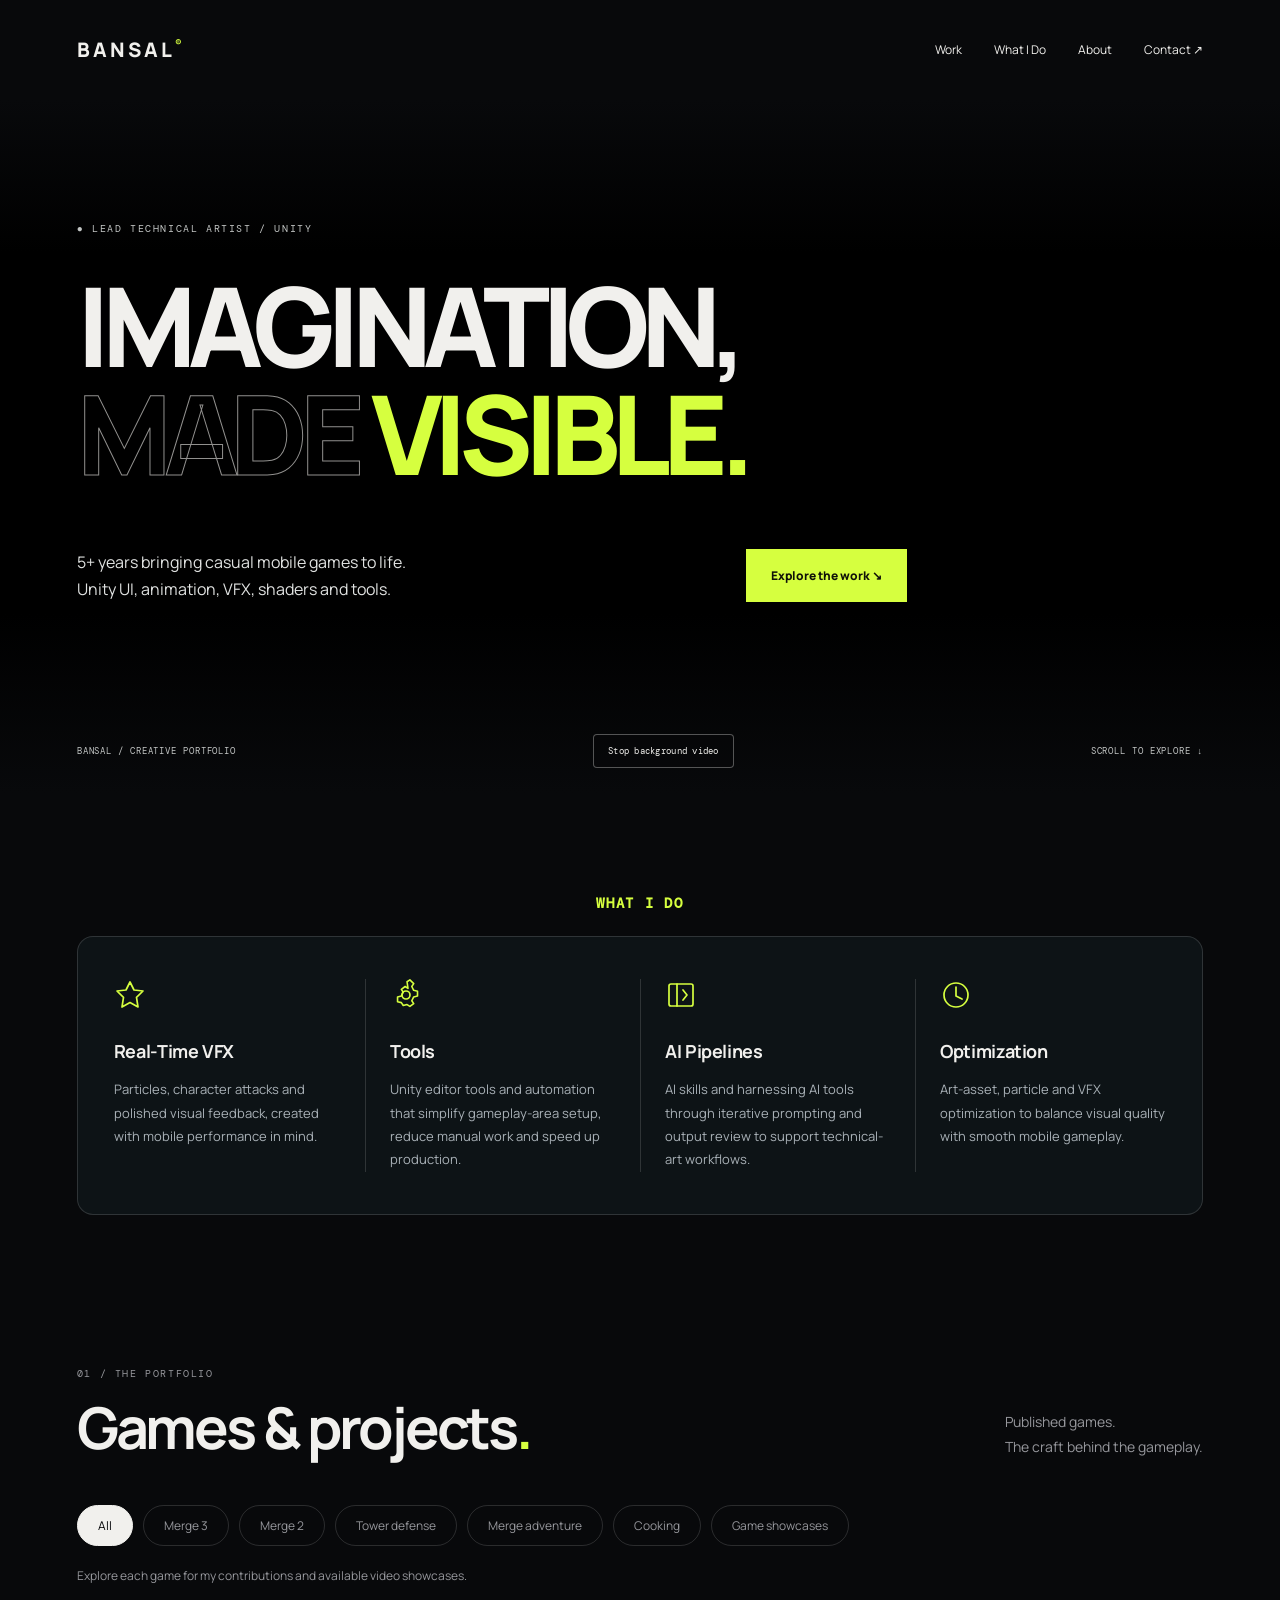
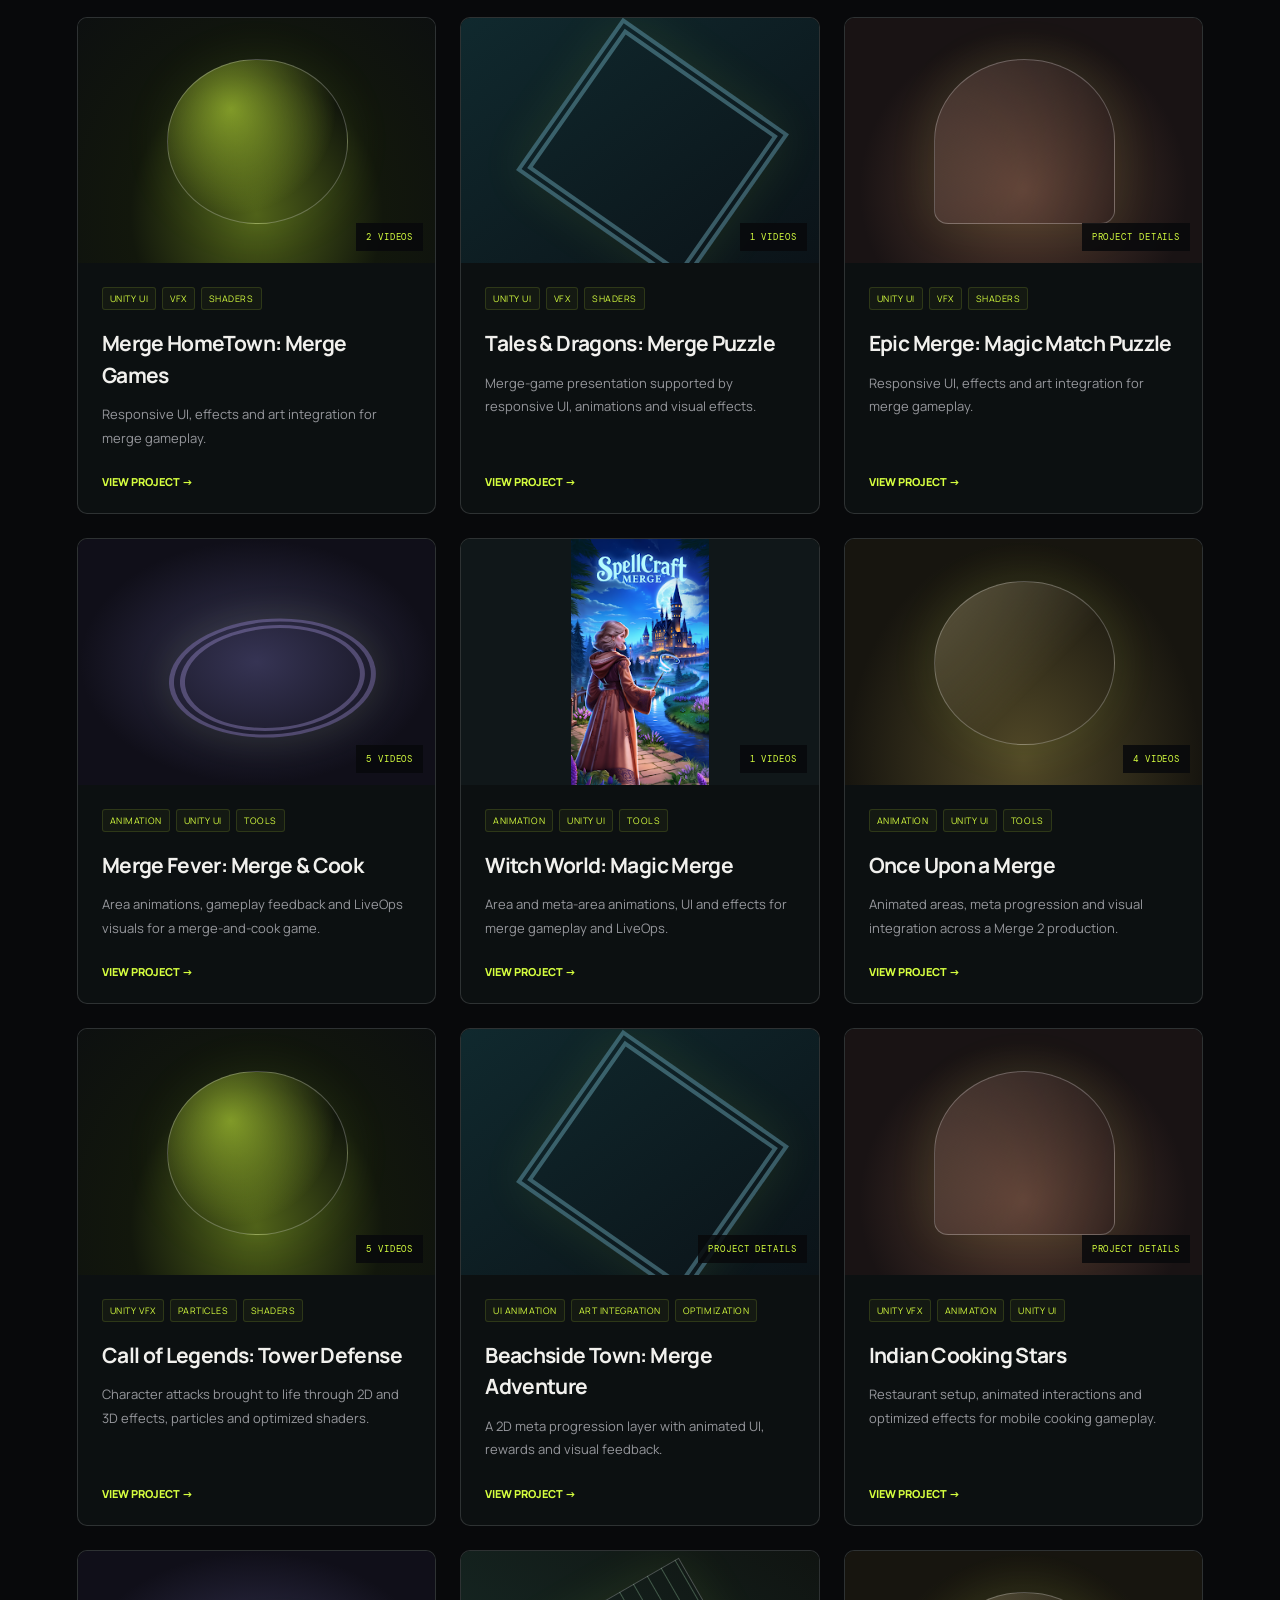
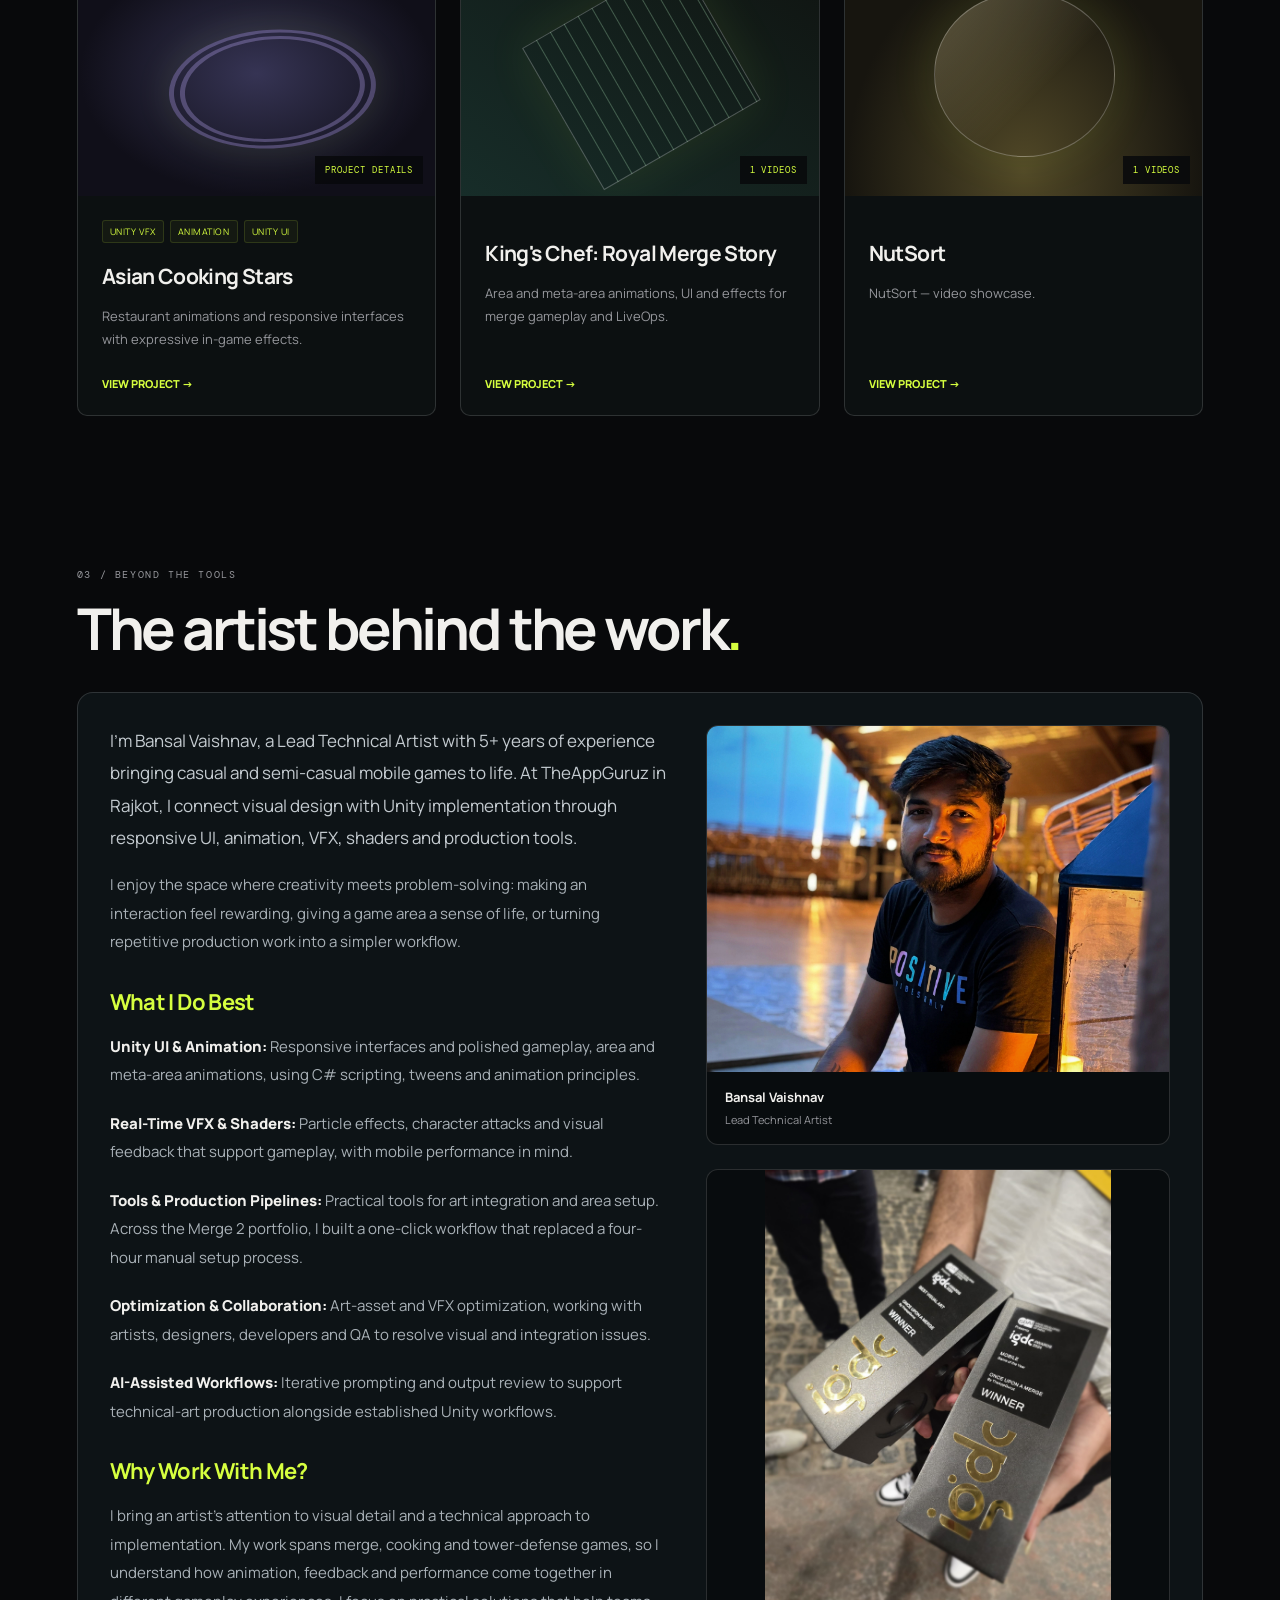
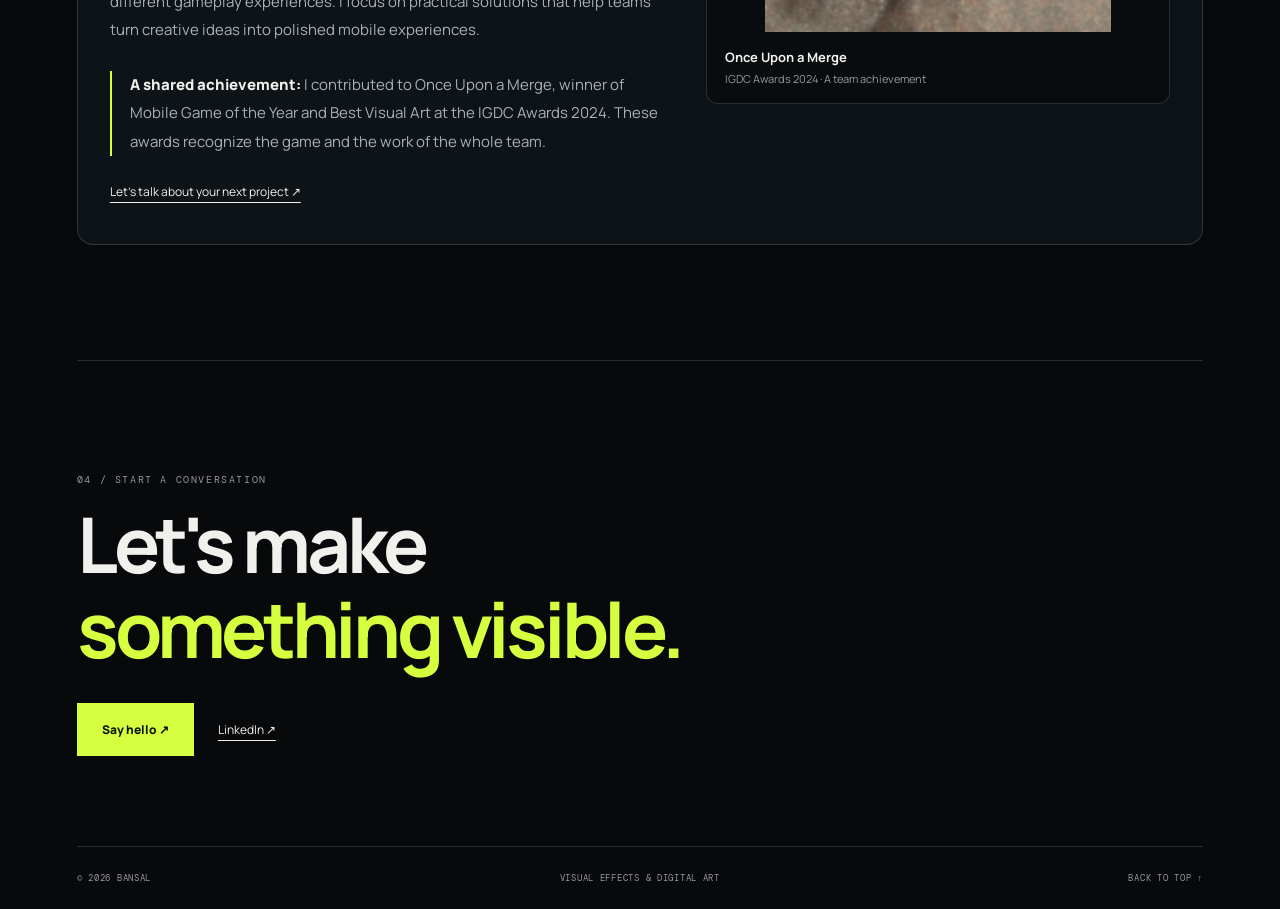
<file: index.html>
<!doctype html>
<html lang="en"><head><meta charset="utf-8"><meta name="viewport" content="width=device-width, initial-scale=1"><meta name="theme-color" content="#08090b"><meta name="description" content="Bansal's visual effects and digital art portfolio."><title>Bansal Vaishnav — Lead Technical Artist</title><link rel="stylesheet" href="style.css?v=capabilities-18"><script defer src="projects.js?v=beachside-image-17"></script><script defer src="video-source.js?v=player-quality-9"></script><script defer src="vimeo-quality.js?v=player-quality-9"></script><script defer src="script.js?v=beachside-image-17"></script><script defer src="hero-video.js?v=player-quality-9"></script></head>
<body><a class="skip" href="#main">Skip to content</a>
<header class="shell topbar"><a class="wordmark" href="index.html">BANSAL<span>®</span></a><nav aria-label="Main navigation"><a href="#work">Work</a><a href="#practice">What I Do</a><a href="#about">About</a><a href="#contact">Contact ↗</a></nav></header>
<main id="main"><section class="hero"><div id="hero-video" class="hero-video" aria-hidden="true"></div><p class="eyebrow">● LEAD TECHNICAL ARTIST / UNITY</p><h1>IMAGINATION,<br><span class="outline">MADE</span> <span class="accent">VISIBLE.</span></h1><div class="hero-bottom"><p>5+ years bringing casual mobile games to life.<br>Unity UI, animation, VFX, shaders and tools.</p><a class="button" href="#work">Explore the work ↘</a></div><div class="hero-foot"><span>BANSAL / CREATIVE PORTFOLIO</span><button id="hero-video-toggle" class="hero-video-toggle" type="button" hidden>Play background video</button><span>SCROLL TO EXPLORE ↓</span></div></section>
<section id="practice" class="shell section capabilities-section" aria-labelledby="capabilities-heading">
  <h2 id="capabilities-heading">What I Do</h2>
  <div class="capabilities-panel">
    <article>
      <svg viewBox="0 0 32 32" aria-hidden="true" focusable="false"><path d="m16 3 4 8 9 1-6.5 6.3L24 28l-8-4.5L8 28l1.5-9.7L3 12l9-1Z"/></svg>
      <h3>Real-Time VFX</h3>
      <p>Particles, character attacks and polished visual feedback, created with mobile performance in mind.</p>
    </article>
    <article>
      <svg viewBox="0 0 32 32" aria-hidden="true" focusable="false"><path d="m19 5 3-2 4 4-2 3 2 4 4 1v5l-4 1-2 4 2 3-4 3-3-2-4 1-2-3-4-1v-5l4-1 2-4-2-3 4-3 3 2Z" transform="translate(-1 -2) scale(.95)"/><circle cx="16" cy="16" r="4"/></svg>
      <h3>Tools</h3>
      <p>Unity editor tools and automation that simplify gameplay-area setup, reduce manual work and speed up production.</p>
    </article>
    <article>
      <svg viewBox="0 0 32 32" aria-hidden="true" focusable="false"><rect x="4" y="5" width="24" height="22" rx="2"/><path d="M12 5v22m6-16 4 5-4 5"/></svg>
      <h3>AI Pipelines</h3>
      <p>AI skills and harnessing AI tools through iterative prompting and output review to support technical-art workflows.</p>
    </article>
    <article>
      <svg viewBox="0 0 32 32" aria-hidden="true" focusable="false"><circle cx="16" cy="16" r="12"/><path d="M16 8v9l6 3"/></svg>
      <h3>Optimization</h3>
      <p>Art-asset, particle and VFX optimization to balance visual quality with smooth mobile gameplay.</p>
    </article>
  </div>
</section>
<section id="work" class="shell section"><div class="section-heading"><div><p class="eyebrow">01 / THE PORTFOLIO</p><h2>Games & projects<span class="accent">.</span></h2></div><p class="muted">Published games.<br>The craft behind the gameplay.</p></div><div id="filters" class="filters" role="group" aria-label="Filter projects"></div><p class="collection-note">Explore each game for my contributions and available video showcases.</p><div id="project-grid" class="project-grid"></div><p id="result-count" class="sr-only" aria-live="polite"></p><noscript>Enable JavaScript to browse the projects.</noscript></section>
<section id="about" class="shell section about-section" aria-labelledby="about-heading">
  <p class="eyebrow">03 / BEYOND THE TOOLS</p>
  <h2 id="about-heading">The artist behind the work<span class="accent">.</span></h2>
  <div class="about-panel">
    <div class="about-content">
      <p class="about-intro">I'm Bansal Vaishnav, a Lead Technical Artist with 5+ years of experience bringing casual and semi-casual mobile games to life. At TheAppGuruz in Rajkot, I connect visual design with Unity implementation through responsive UI, animation, VFX, shaders and production tools.</p>
      <p>I enjoy the space where creativity meets problem-solving: making an interaction feel rewarding, giving a game area a sense of life, or turning repetitive production work into a simpler workflow.</p>
      <h3>What I Do Best</h3>
      <ul class="about-strengths">
        <li><strong>Unity UI & Animation:</strong> Responsive interfaces and polished gameplay, area and meta-area animations, using C# scripting, tweens and animation principles.</li>
        <li><strong>Real-Time VFX & Shaders:</strong> Particle effects, character attacks and visual feedback that support gameplay, with mobile performance in mind.</li>
        <li><strong>Tools & Production Pipelines:</strong> Practical tools for art integration and area setup. Across the Merge 2 portfolio, I built a one-click workflow that replaced a four-hour manual setup process.</li>
        <li><strong>Optimization & Collaboration:</strong> Art-asset and VFX optimization, working with artists, designers, developers and QA to resolve visual and integration issues.</li>
        <li><strong>AI-Assisted Workflows:</strong> Iterative prompting and output review to support technical-art production alongside established Unity workflows.</li>
      </ul>
      <h3>Why Work With Me?</h3>
      <p>I bring an artist's attention to visual detail and a technical approach to implementation. My work spans merge, cooking and tower-defense games, so I understand how animation, feedback and performance come together in different gameplay experiences. I focus on practical solutions that help teams turn creative ideas into polished mobile experiences.</p>
      <p class="about-recognition"><strong>A shared achievement:</strong> I contributed to Once Upon a Merge, winner of Mobile Game of the Year and Best Visual Art at the IGDC Awards 2024. These awards recognize the game and the work of the whole team.</p>
      <a class="text-link" href="#contact">Let's talk about your next project ↗</a>
    </div>
    <div class="about-photos">
      <figure class="about-photo portrait-photo">
        <img src="images/bansal-portrait.webp" alt="Bansal Vaishnav seated beside a warm light" width="3072" height="3072" loading="lazy" decoding="async">
        <figcaption>Bansal Vaishnav <span>Lead Technical Artist</span></figcaption>
      </figure>
      <figure class="about-photo awards-photo">
        <img src="images/once-upon-a-merge-awards.jpg" alt="Once Upon a Merge trophies for Best Visual Art and Mobile Game of the Year at IGDC Awards 2024" width="3000" height="4000" loading="lazy" decoding="async">
        <figcaption>Once Upon a Merge <span>IGDC Awards 2024 · A team achievement</span></figcaption>
      </figure>
    </div>
  </div>
</section>
<section id="contact" class="shell section contact"><p class="eyebrow">04 / START A CONVERSATION</p><h2>Let's make<br><span class="accent">something visible.</span></h2><div id="contact-links"></div></section></main>
<footer class="shell footer"><span>© <span id="year"></span> BANSAL</span><span>VISUAL EFFECTS & DIGITAL ART</span><a href="#">BACK TO TOP ↑</a></footer></body></html>
</file>
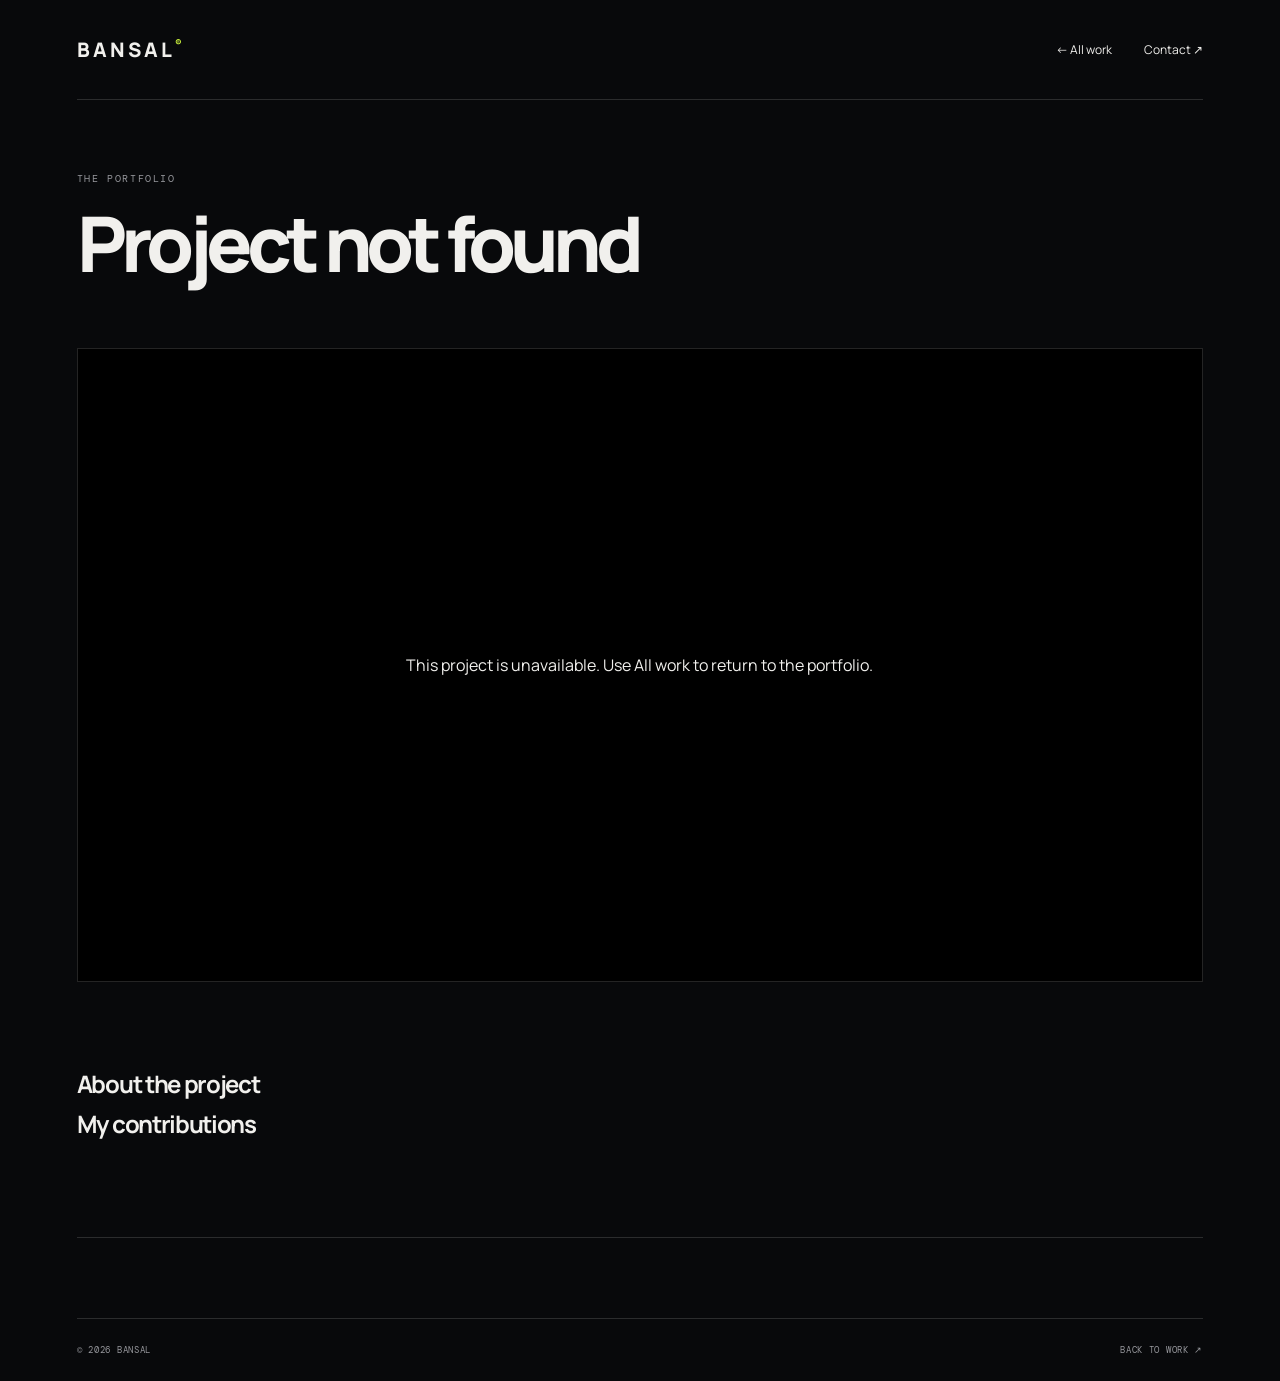
<file: video.html>
<!doctype html>
<html lang="en"><head><meta charset="utf-8"><meta name="viewport" content="width=device-width, initial-scale=1"><meta name="theme-color" content="#08090b"><title>Project — Bansal</title><link rel="stylesheet" href="style.css?v=beachside-image-17"><script defer src="projects.js?v=beachside-image-17"></script><script defer src="video-source.js?v=player-quality-9"></script><script defer src="vimeo-quality.js?v=player-quality-9"></script><script defer src="script.js?v=beachside-image-17"></script></head>
<body><a class="skip" href="#main">Skip to content</a><header class="shell topbar"><a class="wordmark" href="index.html">BANSAL<span>®</span></a><nav aria-label="Main navigation"><a href="index.html#work">← All work</a><a href="index.html#contact">Contact ↗</a></nav></header><main id="main" class="shell project-page"><p id="project-category" class="eyebrow">THE PORTFOLIO</p><h1 id="project-title">Project</h1><p id="project-role" class="muted"></p><div id="project-tools" class="tags"></div><div id="video-player" class="video-player"></div><p id="now-playing" class="eyebrow" aria-live="polite"></p><div id="video-list" class="video-list" role="group" aria-label="Project videos"></div><div id="video-link"></div><noscript>Enable JavaScript to load this project and its video.</noscript><div class="project-info"><div><h2>About the project</h2><p id="project-description"></p><h2 id="contributions-heading">My contributions</h2><ul id="project-contributions" class="contributions"></ul></div><div id="project-resources"></div></div><article id="project-story" class="case-study" aria-label="Game overview"></article><nav id="project-navigation" class="project-navigation" aria-label="Other projects"></nav></main><footer class="shell footer"><span>© <span id="year"></span> BANSAL</span><a href="index.html#work">BACK TO WORK ↗</a></footer></body></html>
</file>
<file: style.css>
@import url('https://fonts.googleapis.com/css2?family=DM+Mono:wght@400;500&family=Manrope:wght@400;500;600;700;800&display=swap');
:root{color-scheme:dark;--bg:#08090b;--text:#f1f0ed;--muted:#96979c;--accent:#d6ff3f;--line:#ffffff24}
*{box-sizing:border-box}html{scroll-behavior:smooth;scroll-padding-top:30px}body{margin:0;background:var(--bg);color:var(--text);font-family:Manrope,Arial,sans-serif}a{color:inherit;text-decoration:none}button{font:inherit}a:focus-visible,button:focus-visible{outline:2px solid var(--accent);outline-offset:6px}button,a{touch-action:manipulation}.shell{width:min(1320px,88%);margin:auto}.eyebrow,.footer,.hero-foot,.project-number,.project-state{font-family:'DM Mono',monospace}.accent{color:var(--accent)}.muted{color:var(--muted);line-height:1.8;font-size:14px}.outline{color:transparent;-webkit-text-stroke:1px #f1f0ed99}.topbar{display:flex;align-items:center;justify-content:space-between;min-height:100px;border-bottom:1px solid var(--line);gap:24px}.wordmark{font-size:20px;font-weight:800;letter-spacing:.15em}.wordmark span{font-size:10px;color:var(--accent);vertical-align:top}.topbar nav{display:flex;gap:32px;font-size:12px}.topbar nav a:hover,.text-link:hover{color:var(--accent)}.hero{position:relative;padding-top:110px;isolation:isolate;overflow:hidden}.eyebrow{font-size:10px;letter-spacing:.16em;text-transform:uppercase;color:var(--muted);line-height:1.7}h1{font-size:clamp(50px,8.6vw,124px);line-height:.98;letter-spacing:-.075em;margin:35px 0;font-weight:800}h2{font-size:clamp(32px,4.5vw,60px);line-height:1.1;letter-spacing:-.055em;margin:14px 0}h3{font-size:21px;letter-spacing:-.03em}.hero-bottom{display:flex;align-items:center;justify-content:space-between;max-width:830px;margin-top:45px}.hero-bottom p{color:#b4b5b8;line-height:1.7;font-size:16px}.button{display:inline-flex;padding:17px 24px;background:var(--accent);color:#101208;font-size:12px;font-weight:800;gap:40px;border:1px solid var(--accent)}.button:hover{background:#e8ff9b}.hero-foot{display:flex;justify-content:space-between;font-size:9px;letter-spacing:.1em;color:var(--muted);padding:65px 0 25px;margin-top:50px;border-bottom:1px solid var(--line)}.orbital{position:absolute;width:400px;height:400px;border:1px dashed #d6ff3f33;border-radius:50%;right:-40px;top:45px;z-index:-1;opacity:.65;transform:rotate(-25deg)}.orbital:after{content:'';position:absolute;inset:60px;border:1px solid #d6ff3f33;border-radius:50%;transform:scaleX(.6)}.orb{position:absolute;inset:110px;border-radius:50%;background:radial-gradient(circle at 30% 25%,#f4ffb9,#9cb92a 25%,#26310b 57%,#08090b 75%);box-shadow:0 0 100px #d6ff3f20}.section{padding-top:100px;padding-bottom:40px}.section-heading{display:flex;justify-content:space-between;align-items:flex-end;margin-bottom:32px}.filters{display:flex;gap:10px;flex-wrap:wrap;margin:32px 0 20px}.filter{border:1px solid var(--line);border-radius:30px;background:transparent;color:var(--muted);padding:11px 20px;font-size:12px;cursor:pointer}.filter[aria-pressed=true]{background:var(--text);color:var(--bg);border-color:var(--text)}.collection-note{font-size:12px;line-height:1.7;color:var(--muted);margin-bottom:30px}.project-grid{display:grid;grid-template-columns:repeat(3,1fr);gap:34px 24px}.project-card{display:block}.project-visual{aspect-ratio:4/3;position:relative;overflow:hidden;background:#161a1b}.project-visual:before{content:'';position:absolute;width:50%;height:66%;left:25%;top:17%;border:1px solid #ffffff40;transition:transform .4s;box-shadow:0 0 50px #c9ff4817}.project-card:hover .project-visual:before{transform:rotate(25deg) scale(1.08)}.art-0{background:radial-gradient(ellipse at 50% 80%,#506219,#12170c 50%,#0d1010)}.art-0:before{border-radius:50%;background:radial-gradient(circle at 35% 30%,#d6ff3f88,transparent 65%)}.art-1{background:linear-gradient(145deg,#10292e,#0b1318)}.art-1:before{transform:rotate(35deg);border:12px double #82c9dd60}.art-2{background:radial-gradient(ellipse at 50% 70%,#573b30,#191314 65%)}.art-2:before{border-radius:50% 50% 8% 8%;background:linear-gradient(110deg,#e5b79c30,transparent)}.art-3{background:radial-gradient(ellipse,#363454,#100f19 70%)}.art-3:before{border-radius:50%;border:16px double #b5a1ed55;transform:scaleY(.6) rotate(-30deg)}.art-4{background:linear-gradient(35deg,#172d29,#101411)}.art-4:before{transform:rotate(-30deg);background:repeating-linear-gradient(90deg,transparent 0 15px,#a0d5ab55 15px 16px)}.art-5{background:radial-gradient(ellipse at 50% 90%,#514827,#17150f 70%)}.art-5:before{border-radius:50%;background:linear-gradient(135deg,#d7c99755,transparent 60%)}.project-visual img{position:absolute;inset:0;width:100%;height:100%;object-fit:cover;z-index:1}.project-number,.project-state{position:absolute;z-index:2;font-size:9px;letter-spacing:.1em;padding:8px 10px;background:#08090bd9}.project-number{top:12px;left:12px;color:#d0d0cb}.project-state{bottom:12px;right:12px;color:var(--accent)}.card-details{display:flex;justify-content:space-between;align-items:center}.card-details .eyebrow{font-size:9px;margin:18px 0 6px}.card-details h3{margin:0;font-size:18px}.card-arrow{font-size:24px;color:var(--muted)}.practice-grid{display:grid;grid-template-columns:repeat(3,1fr);border-top:1px solid var(--line);margin-top:35px}.practice-grid article{padding:30px 35px 15px 0}.practice-grid article+article{border-left:1px solid var(--line);padding-left:35px}.practice-grid article>span{font-size:11px}.practice-grid p{color:var(--muted);font-size:14px;line-height:1.9}.about{display:grid;grid-template-columns:1.2fr 1fr;gap:80px}.large-copy{font-size:22px;line-height:1.6}.text-link{font-size:12px;display:inline-block;padding:12px 0;text-decoration:underline;text-underline-offset:6px}.contact{border-top:1px solid var(--line);margin-top:75px;padding-bottom:90px}.contact h2{font-size:clamp(42px,6vw,84px);margin-bottom:32px}.footer{display:flex;justify-content:space-between;gap:20px;border-top:1px solid var(--line);padding:25px 0;font-size:9px;letter-spacing:.08em;color:var(--muted)}.project-page{padding:60px 0;min-height:80vh}.project-page h1{font-size:clamp(40px,6vw,80px);margin:18px 0 40px}.video-player{aspect-ratio:16/9;background:#111411;border:1px solid var(--line);display:flex;justify-content:center;align-items:center;text-align:center}.video-player iframe{width:100%;height:100%;border:0}.player-empty{padding:24px}.player-empty h2{font-size:clamp(23px,3vw,40px)}.empty-symbol{font-size:65px;color:var(--accent)}.project-info{display:grid;grid-template-columns:2fr 1fr;gap:50px;padding:35px 0}.project-info h2{font-size:24px}.project-info p{color:var(--muted);font-size:14px;line-height:1.8}.tags{display:flex;gap:8px;flex-wrap:wrap}.tag{padding:8px 12px;border:1px solid var(--line);font-size:11px}.project-navigation{border-top:1px solid var(--line);display:flex;justify-content:space-between;gap:25px;padding-top:20px}.skip{position:fixed;left:10px;top:-100px;background:var(--accent);color:#000;padding:15px;z-index:10}.skip:focus{top:10px}.sr-only{position:absolute;width:1px;height:1px;overflow:hidden;clip-path:inset(50%)}
@media(max-width:900px){.project-grid{grid-template-columns:repeat(2,1fr)}.about{gap:35px}.orbital{right:-130px}.practice-grid article{padding-right:20px}.practice-grid article+article{padding-left:20px}}
@media(max-width:600px){.shell{width:88%}.topbar{min-height:105px;flex-wrap:wrap;padding:22px 0;gap:18px}.topbar nav{gap:22px;font-size:11px}.hero{padding-top:65px}h1{font-size:clamp(38px,9.8vw,59px)}.hero-bottom{align-items:flex-start;flex-direction:column;gap:20px;margin-top:25px}.orbital{width:290px;height:290px;right:-120px;top:40px;opacity:.4}.orb{inset:75px}.hero-foot{font-size:8px;margin-top:10px;gap:20px}.section{padding-top:65px}.section-heading{display:block}.project-grid{grid-template-columns:1fr;gap:30px}.project-visual{aspect-ratio:16/11}.practice-grid{grid-template-columns:1fr}.practice-grid article,.practice-grid article+article{padding:25px 0;border-left:0;border-bottom:1px solid var(--line)}.about{grid-template-columns:1fr;gap:0}.contact{margin-top:40px;padding-bottom:60px}.footer{flex-wrap:wrap;font-size:8px}.footer>span:nth-child(2){display:none}.project-info{grid-template-columns:1fr;gap:10px}.player-empty{padding:15px}.empty-symbol{font-size:35px}.player-empty p{font-size:12px}.project-navigation{flex-direction:column;gap:5px}}
@media(prefers-reduced-motion:reduce){html{scroll-behavior:auto}*,*:before,*:after{transition:none!important}}

/* Game case studies */
.project-grid{grid-template-columns:repeat(3,minmax(0,1fr));gap:24px}
.project-card{border:1px solid var(--line);border-radius:10px;overflow:hidden;background:#0c1011;display:flex;flex-direction:column;transition:border-color .2s}
.project-card:hover{border-color:#d6ff3f88}
.project-visual{aspect-ratio:16/11}
.project-visual img{object-fit:contain;background:#101719}
.card-details{display:flex;flex-direction:column;align-items:flex-start;padding:24px;flex:1}
.card-details h3{font-size:21px;line-height:1.5;margin:18px 0 12px}
.card-description{font-size:13px;line-height:1.8;color:var(--muted);margin:0 0 24px}
.card-details .tags{gap:6px}
.card-details .tag{padding:4px 7px;font-size:9px;letter-spacing:.06em;text-transform:uppercase;color:var(--accent);background:#d6ff3f0a;border-color:#d6ff3f22;border-radius:3px}
.read-project{font-size:11px;font-weight:800;color:var(--accent);margin-top:auto}
.project-page>.tags{margin-bottom:28px}
.video-list{display:grid;grid-template-columns:repeat(3,minmax(0,1fr));gap:10px;margin:20px 0}
.video-choice{border:1px solid var(--line);background:#111516;color:var(--text);padding:16px;text-align:left;font-size:12px;line-height:1.6;cursor:pointer;border-radius:5px}
.video-choice[aria-pressed=true]{border-color:var(--accent);background:#d6ff3f10;color:var(--accent)}
.contributions{padding-left:20px;color:var(--muted);font-size:14px;line-height:1.9}
.contributions li{padding:5px 0}
#project-resources .text-link{display:block}
#contact-links{display:flex;align-items:center;gap:24px;flex-wrap:wrap}
.fallback-note{font-size:11px;margin-left:20px}
#now-playing{margin-top:20px}
@media(max-width:900px){.project-grid{grid-template-columns:repeat(2,minmax(0,1fr))}.video-list{grid-template-columns:repeat(2,minmax(0,1fr))}}
@media(max-width:600px){.project-grid{grid-template-columns:1fr}.video-list{grid-template-columns:1fr}.card-details{padding:22px}.fallback-note{display:block;margin-left:0}.project-page h1{font-size:38px;line-height:1.12}}

/* Stable cover crop: 14% overscan removes borders baked into the footage. */
.hero{width:100%;padding-left:max(6%,calc((100% - 1320px)/2));padding-right:max(6%,calc((100% - 1320px)/2));}
.hero-video{position:absolute;inset:0;z-index:0;overflow:hidden;pointer-events:none;background:#000;container-type:size}
.hero-video iframe{position:absolute;left:50%;top:50%;width:max(100cqw,221.875cqh);height:max(100cqh,45.070423cqw);border:0;pointer-events:none;transform:translate(-50%,-50%) scale(1.14)}
.hero-video:after{content:'';position:absolute;inset:0;z-index:1;background:linear-gradient(to bottom,var(--bg) 0%,rgba(8,9,11,0) 22%,rgba(8,9,11,0) 74%,var(--bg) 100%),rgba(0,0,0,.82);pointer-events:none}
.hero>:not(.hero-video){position:relative;z-index:1}
.hero .eyebrow,.hero-foot{color:#c3c6c5}.hero-bottom p{color:#e0e2e1}.hero h1{text-shadow:0 3px 25px #0005}
.hero-video-toggle{background:#08090b88;border:1px solid #ffffff50;border-radius:4px;color:var(--text);font:inherit;letter-spacing:.03em;padding:10px 14px;cursor:pointer}
.hero-video-toggle:hover{border-color:var(--accent);color:var(--accent)}
.hero-foot{align-items:center;gap:20px;border-bottom:0}
@media(max-width:600px){.hero-foot{flex-wrap:wrap}.hero-video-toggle{order:3}}

[hidden]{display:none!important}
.case-study{max-width:850px;padding:10px 0 40px}.case-study section{margin:28px 0}.case-study h2{font-size:26px;line-height:1.3}.case-study p{color:var(--muted);font-size:15px;line-height:1.9}


/* Let the hero fade into the header without a separator line. */
body:has(.hero) .topbar{border-bottom-color:transparent}

/* Store links are accessible icon buttons across all game case studies. */
.store-button{display:inline-flex;align-items:center;gap:14px;max-width:100%;min-height:72px;padding:14px 20px;margin:12px 0;border:1px solid #ffffff45;border-radius:12px;background:#111516;color:var(--text);text-decoration:none;transition:border-color .2s,background .2s}
.store-button svg{width:30px;height:34px;flex-shrink:0}
.store-label{display:flex;flex-direction:column;gap:4px}
.store-caption{font-family:'DM Mono',monospace;font-size:9px;letter-spacing:.12em;color:#b7babc}
.store-name{font-size:21px;font-weight:700;line-height:1.2;white-space:nowrap}
.store-arrow{margin-left:12px;font-size:21px;color:var(--accent)}
.store-button:hover{background:#1a2117;border-color:var(--accent)}

/* Personal introduction with two supplied photos. */
.about-section>h2{margin-bottom:32px}
.about-panel{display:grid;grid-template-columns:minmax(0,1.2fr) minmax(0,1fr);gap:40px;padding:32px;border:1px solid var(--line);border-radius:16px;background:#0d1316}
.about-content{min-width:0}
.about-content p,.about-strengths{font-size:15px;line-height:1.9;color:#a9b1b7}
.about-content .about-intro{font-size:17px;color:#c4cbd0;margin-top:0}
.about-content h3{font-size:22px;color:var(--accent);margin:30px 0 16px}
.about-content strong{color:var(--text);font-weight:800}
.about-strengths{list-style:none;margin:0;padding:0}
.about-strengths li{margin-bottom:20px}
.about-recognition{border-left:2px solid var(--accent);padding-left:18px;margin-top:26px}
.about-photos{display:flex;flex-direction:column;gap:24px;min-width:0}
.about-photo{margin:0;border:1px solid var(--line);border-radius:12px;overflow:hidden;background:#080c0e}
.about-photo img{display:block;width:100%;height:auto}
.portrait-photo img{aspect-ratio:4/3;object-fit:cover;object-position:50% 0%}
.awards-photo img{aspect-ratio:1/1;object-fit:contain}
.about-photo figcaption{padding:15px 18px;font-size:13px;font-weight:700;line-height:1.6}
.about-photo figcaption span{display:block;font-size:11px;font-weight:400;color:var(--muted);margin-top:3px}
@media(max-width:900px){.about-panel{gap:25px;padding:24px;grid-template-columns:minmax(0,1.1fr) minmax(0,1fr)}}
@media(max-width:700px){.about-panel{grid-template-columns:1fr;padding:22px;gap:26px}.about-content .about-intro{font-size:16px}.about-content p,.about-strengths{font-size:14px}.about-content h3{font-size:21px}.about-photo figcaption{padding:14px}}

.video-player,.video-player iframe{background:#000}

.video-player.image-showcase{aspect-ratio:auto;background:transparent}
.project-showcase-image{display:block;width:100%;height:auto}

.video-player.portrait-showcase{background:#000}
.portrait-showcase .project-showcase-image{width:auto;max-width:100%;height:auto;max-height:680px}

/* Four capabilities, using the portfolio's existing accent palette. */
.capabilities-section>h2{font-family:'DM Mono',monospace;font-size:14px;line-height:1.5;letter-spacing:.12em;text-transform:uppercase;text-align:center;color:var(--accent);margin:0 0 22px}
.capabilities-panel{display:grid;grid-template-columns:repeat(4,minmax(0,1fr));padding:42px 12px;border:1px solid var(--line);border-radius:16px;background:#0d1316}
.capabilities-panel article{padding:0 24px}
.capabilities-panel article+article{border-left:1px solid var(--line)}
.capabilities-panel svg{display:block;width:32px;height:32px;fill:none;stroke:var(--accent);stroke-width:1.7;stroke-linecap:round;stroke-linejoin:round;margin-bottom:28px}
.capabilities-panel h3{font-size:18px;line-height:1.4;margin:0 0 14px;letter-spacing:-.02em}
.capabilities-panel p{font-size:13px;line-height:1.8;color:#a9b1b7;margin:0}
@media(max-width:900px){.capabilities-panel{grid-template-columns:repeat(2,minmax(0,1fr));padding:12px}.capabilities-panel article{padding:24px}.capabilities-panel article:nth-child(3){border-left:0}.capabilities-panel article:nth-child(n+3){border-top:1px solid var(--line)}}
@media(max-width:520px){.capabilities-panel{grid-template-columns:1fr}.capabilities-panel article+article{border-left:0;border-top:1px solid var(--line)}.capabilities-panel svg{margin-bottom:20px}}
</file>
